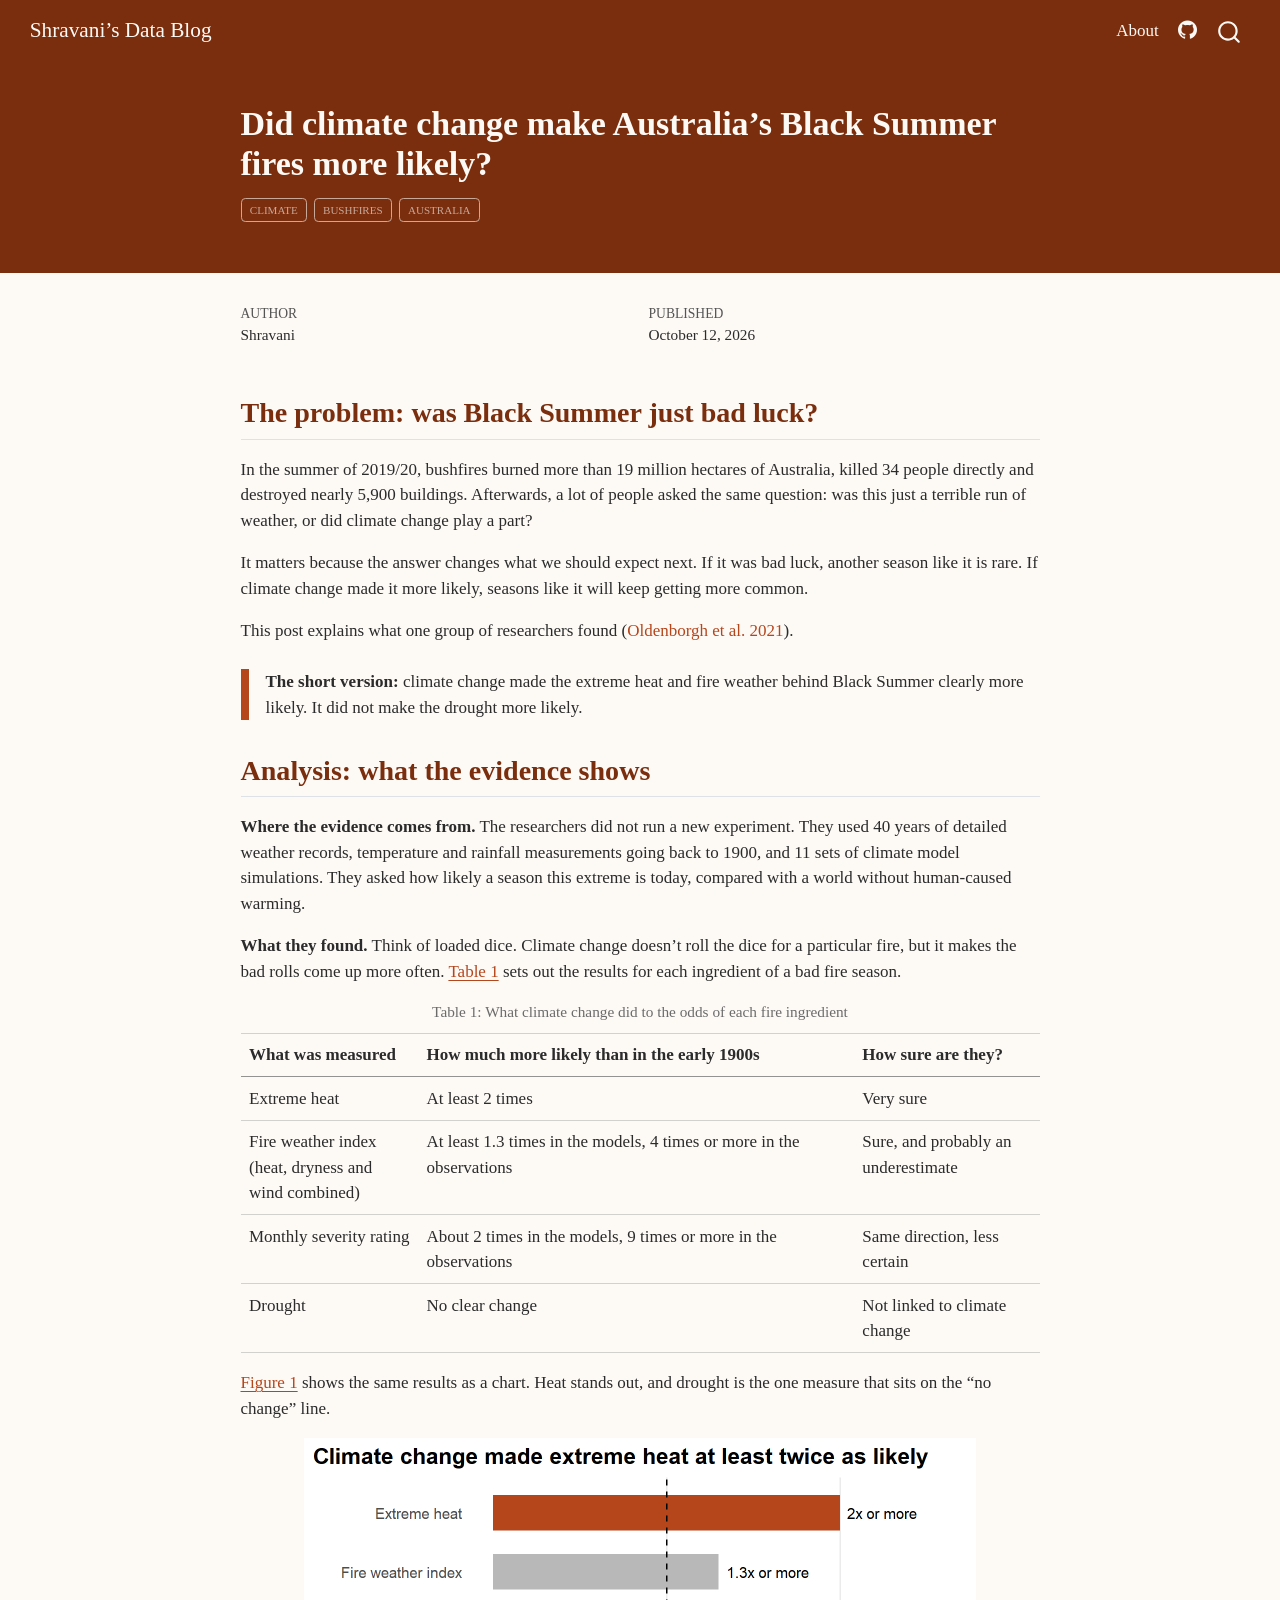
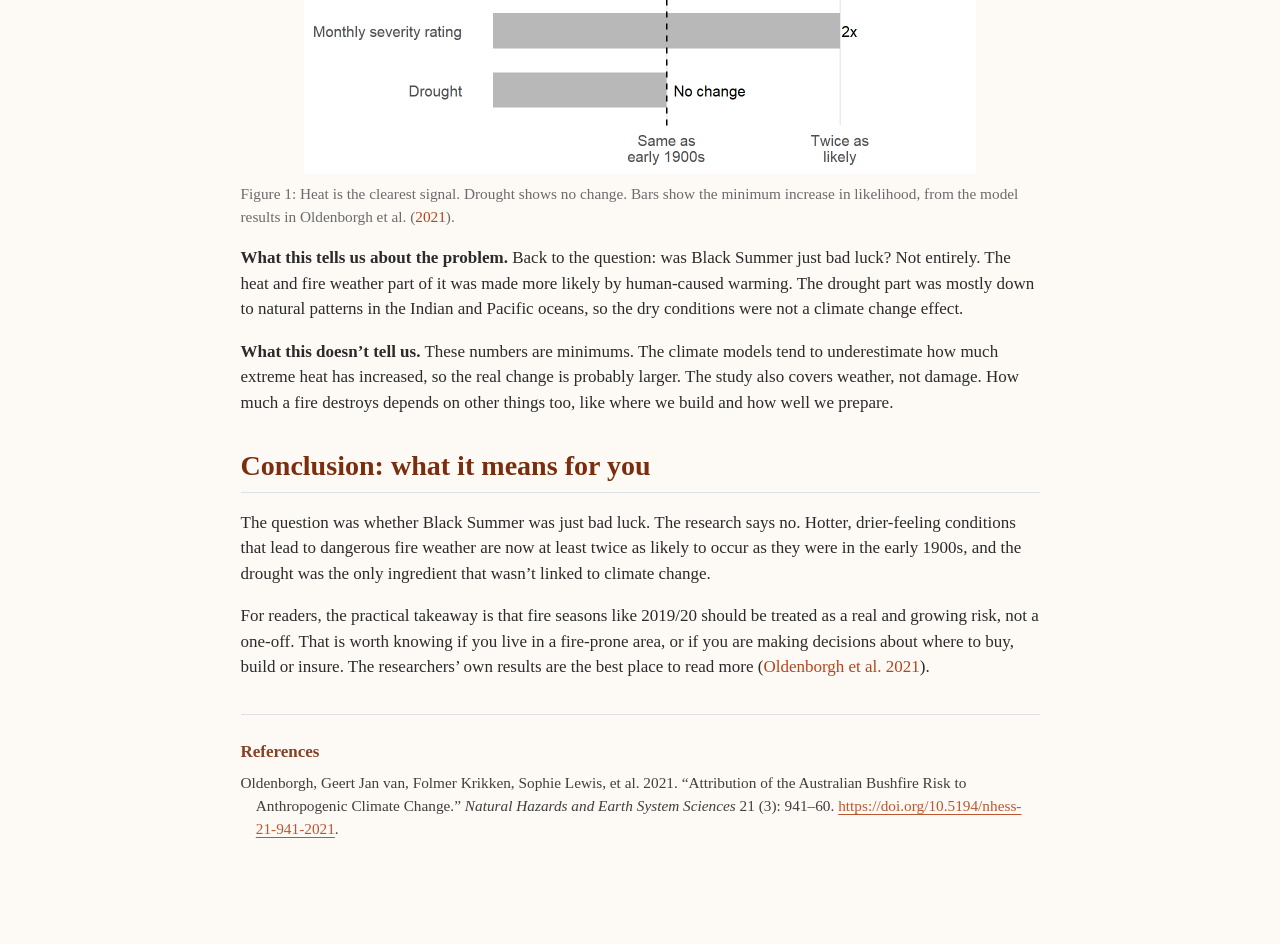
<file: docs/posts/bushfire-risk/index.html>
<!DOCTYPE html>
<html xmlns="http://www.w3.org/1999/xhtml" lang="en" xml:lang="en"><head>

<meta charset="utf-8">
<meta name="generator" content="quarto-1.9.31">

<meta name="viewport" content="width=device-width, initial-scale=1.0, user-scalable=yes">

<meta name="author" content="Shravani">
<meta name="dcterms.date" content="2026-10-12">

<title>Did climate change make Australia’s Black Summer fires more likely? – Shravani's Data Blog</title>
<style>
/* Default styles provided by pandoc.
** See https://pandoc.org/MANUAL.html#variables-for-html for config info.
*/
code{white-space: pre-wrap;}
span.smallcaps{font-variant: small-caps;}
div.columns{display: flex; gap: min(4vw, 1.5em);}
div.column{flex: auto; overflow-x: auto;}
div.hanging-indent{margin-left: 1.5em; text-indent: -1.5em;}
ul.task-list{list-style: none;}
ul.task-list li input[type="checkbox"] {
  width: 0.8em;
  margin: 0 0.8em 0.2em -1em; /* quarto-specific, see https://github.com/quarto-dev/quarto-cli/issues/4556 */ 
  vertical-align: middle;
}
/* CSS for citations */
div.csl-bib-body { }
div.csl-entry {
  clear: both;
}
.hanging-indent div.csl-entry {
  margin-left:2em;
  text-indent:-2em;
}
div.csl-left-margin {
  min-width:2em;
  float:left;
}
div.csl-right-inline {
  margin-left:2em;
  padding-left:1em;
}
div.csl-indent {
  margin-left: 2em;
}</style>


<script src="../../site_libs/quarto-nav/quarto-nav.js"></script>
<script src="../../site_libs/quarto-nav/headroom.min.js"></script>
<script src="../../site_libs/clipboard/clipboard.min.js"></script>
<script src="../../site_libs/quarto-search/autocomplete.umd.js"></script>
<script src="../../site_libs/quarto-search/fuse.min.js"></script>
<script src="../../site_libs/quarto-search/quarto-search.js"></script>
<meta name="quarto:offset" content="../../">
<script src="../../site_libs/quarto-html/quarto.js" type="module"></script>
<script src="../../site_libs/quarto-html/tabsets/tabsets.js" type="module"></script>
<script src="../../site_libs/quarto-html/popper.min.js"></script>
<script src="../../site_libs/quarto-html/tippy.umd.min.js"></script>
<script src="../../site_libs/quarto-html/anchor.min.js"></script>
<link href="../../site_libs/quarto-html/tippy.css" rel="stylesheet">
<link href="../../site_libs/quarto-html/quarto-syntax-highlighting-7c69b197886ae2a34062761d21e44731.css" rel="stylesheet" id="quarto-text-highlighting-styles">
<script src="../../site_libs/bootstrap/bootstrap.min.js"></script>
<link href="../../site_libs/bootstrap/bootstrap-icons.css" rel="stylesheet">
<link href="../../site_libs/bootstrap/bootstrap-89f6d0b0c0334a7edac9d0fd2280218c.min.css" rel="stylesheet" append-hash="true" id="quarto-bootstrap" data-mode="light">
<script id="quarto-search-options" type="application/json">{
  "location": "navbar",
  "copy-button": false,
  "collapse-after": 3,
  "panel-placement": "end",
  "type": "overlay",
  "limit": 50,
  "keyboard-shortcut": [
    "f",
    "/",
    "s"
  ],
  "show-item-context": false,
  "language": {
    "search-no-results-text": "No results",
    "search-matching-documents-text": "matching documents",
    "search-copy-link-title": "Copy link to search",
    "search-hide-matches-text": "Hide additional matches",
    "search-more-match-text": "more match in this document",
    "search-more-matches-text": "more matches in this document",
    "search-clear-button-title": "Clear",
    "search-text-placeholder": "",
    "search-detached-cancel-button-title": "Cancel",
    "search-submit-button-title": "Submit",
    "search-label": "Search"
  }
}</script>


<link rel="stylesheet" href="../../styles.css">
</head>

<body class="nav-fixed fullcontent quarto-light">

<div id="quarto-search-results"></div>
  <header id="quarto-header" class="headroom fixed-top quarto-banner">
    <nav class="navbar navbar-expand-lg " data-bs-theme="dark">
      <div class="navbar-container container-fluid">
      <div class="navbar-brand-container mx-auto">
    <a class="navbar-brand" href="../../index.html">
    <span class="navbar-title">Shravani’s Data Blog</span>
    </a>
  </div>
            <div id="quarto-search" class="" title="Search"></div>
          <button class="navbar-toggler" type="button" data-bs-toggle="collapse" data-bs-target="#navbarCollapse" aria-controls="navbarCollapse" role="menu" aria-expanded="false" aria-label="Toggle navigation" onclick="if (window.quartoToggleHeadroom) { window.quartoToggleHeadroom(); }">
  <span class="navbar-toggler-icon"></span>
</button>
          <div class="collapse navbar-collapse" id="navbarCollapse">
            <ul class="navbar-nav navbar-nav-scroll ms-auto">
  <li class="nav-item">
    <a class="nav-link" href="../../about.html"> 
<span class="menu-text">About</span></a>
  </li>  
  <li class="nav-item compact">
    <a class="nav-link" href="https://github.com/sjad0015-git"> <i class="bi bi-github" role="img">
</i> 
<span class="menu-text"></span></a>
  </li>  
</ul>
          </div> <!-- /navcollapse -->
            <div class="quarto-navbar-tools">
</div>
      </div> <!-- /container-fluid -->
    </nav>
</header>
<!-- content -->
<header id="title-block-header" class="quarto-title-block default page-columns page-full">
  <div class="quarto-title-banner page-columns page-full">
    <div class="quarto-title column-body">
      <h1 class="title">Did climate change make Australia’s Black Summer fires more likely?</h1>
                                <div class="quarto-categories">
                <div class="quarto-category">climate</div>
                <div class="quarto-category">bushfires</div>
                <div class="quarto-category">Australia</div>
              </div>
                  </div>
  </div>
    
  
  <div class="quarto-title-meta">

      <div>
      <div class="quarto-title-meta-heading">Author</div>
      <div class="quarto-title-meta-contents">
               <p>Shravani </p>
            </div>
    </div>
      
      <div>
      <div class="quarto-title-meta-heading">Published</div>
      <div class="quarto-title-meta-contents">
        <p class="date">October 12, 2026</p>
      </div>
    </div>
    
      
    </div>
    
  
  </header><div id="quarto-content" class="quarto-container page-columns page-rows-contents page-layout-article page-navbar">
<!-- sidebar -->
<!-- margin-sidebar -->
    
<!-- main -->
<main class="content quarto-banner-title-block" id="quarto-document-content">





<section id="the-problem-was-black-summer-just-bad-luck" class="level2">
<h2 class="anchored" data-anchor-id="the-problem-was-black-summer-just-bad-luck">The problem: was Black Summer just bad luck?</h2>
<p>In the summer of 2019/20, bushfires burned more than 19 million hectares of Australia, killed 34 people directly and destroyed nearly 5,900 buildings. Afterwards, a lot of people asked the same question: was this just a terrible run of weather, or did climate change play a part?</p>
<p>It matters because the answer changes what we should expect next. If it was bad luck, another season like it is rare. If climate change made it more likely, seasons like it will keep getting more common.</p>
<p>This post explains what one group of researchers found <span class="citation" data-cites="vanoldenborgh2021">(<a href="#ref-vanoldenborgh2021" role="doc-biblioref">Oldenborgh et al. 2021</a>)</span>.</p>
<div class="finding">
<p><strong>The short version:</strong> climate change made the extreme heat and fire weather behind Black Summer clearly more likely. It did not make the drought more likely.</p>
</div>
</section>
<section id="analysis-what-the-evidence-shows" class="level2">
<h2 class="anchored" data-anchor-id="analysis-what-the-evidence-shows">Analysis: what the evidence shows</h2>
<p><strong>Where the evidence comes from.</strong> The researchers did not run a new experiment. They used 40 years of detailed weather records, temperature and rainfall measurements going back to 1900, and 11 sets of climate model simulations. They asked how likely a season this extreme is today, compared with a world without human-caused warming.</p>
<p><strong>What they found.</strong> Think of loaded dice. Climate change doesn’t roll the dice for a particular fire, but it makes the bad rolls come up more often. <a href="#tbl-summary" class="quarto-xref">Table&nbsp;1</a> sets out the results for each ingredient of a bad fire season.</p>
<div id="tbl-summary" class="quarto-float quarto-figure quarto-figure-center anchored">
<figure class="quarto-float quarto-float-tbl figure">
<figcaption class="quarto-float-caption-top quarto-float-caption quarto-float-tbl" id="tbl-summary-caption-0ceaefa1-69ba-4598-a22c-09a6ac19f8ca">
Table&nbsp;1: What climate change did to the odds of each fire ingredient
</figcaption>
<div aria-describedby="tbl-summary-caption-0ceaefa1-69ba-4598-a22c-09a6ac19f8ca">
<table class="caption-top table">
<colgroup>
<col style="width: 22%">
<col style="width: 54%">
<col style="width: 23%">
</colgroup>
<thead>
<tr class="header">
<th style="text-align: left;">What was measured</th>
<th style="text-align: left;">How much more likely than in the early 1900s</th>
<th style="text-align: left;">How sure are they?</th>
</tr>
</thead>
<tbody>
<tr class="odd">
<td style="text-align: left;">Extreme heat</td>
<td style="text-align: left;">At least 2 times</td>
<td style="text-align: left;">Very sure</td>
</tr>
<tr class="even">
<td style="text-align: left;">Fire weather index (heat, dryness and wind combined)</td>
<td style="text-align: left;">At least 1.3 times in the models, 4 times or more in the observations</td>
<td style="text-align: left;">Sure, and probably an underestimate</td>
</tr>
<tr class="odd">
<td style="text-align: left;">Monthly severity rating</td>
<td style="text-align: left;">About 2 times in the models, 9 times or more in the observations</td>
<td style="text-align: left;">Same direction, less certain</td>
</tr>
<tr class="even">
<td style="text-align: left;">Drought</td>
<td style="text-align: left;">No clear change</td>
<td style="text-align: left;">Not linked to climate change</td>
</tr>
</tbody>
</table>
</div>
</figure>
</div>
<p><a href="#fig-risk" class="quarto-xref">Figure&nbsp;1</a> shows the same results as a chart. Heat stands out, and drought is the one measure that sits on the “no change” line.</p>
<div class="cell">
<div class="cell-output-display">
<div id="fig-risk" class="quarto-float quarto-figure quarto-figure-center anchored">
<figure class="quarto-float quarto-float-fig figure">
<div aria-describedby="fig-risk-caption-0ceaefa1-69ba-4598-a22c-09a6ac19f8ca">
<img src="index_files/figure-html/fig-risk-1.png" class="img-fluid figure-img" width="672">
</div>
<figcaption class="quarto-float-caption-bottom quarto-float-caption quarto-float-fig" id="fig-risk-caption-0ceaefa1-69ba-4598-a22c-09a6ac19f8ca">
Figure&nbsp;1: Heat is the clearest signal. Drought shows no change. Bars show the minimum increase in likelihood, from the model results in <span class="citation" data-cites="vanoldenborgh2021">Oldenborgh et al. (<a href="#ref-vanoldenborgh2021" role="doc-biblioref">2021</a>)</span>.
</figcaption>
</figure>
</div>
</div>
</div>
<p><strong>What this tells us about the problem.</strong> Back to the question: was Black Summer just bad luck? Not entirely. The heat and fire weather part of it was made more likely by human-caused warming. The drought part was mostly down to natural patterns in the Indian and Pacific oceans, so the dry conditions were not a climate change effect.</p>
<p><strong>What this doesn’t tell us.</strong> These numbers are minimums. The climate models tend to underestimate how much extreme heat has increased, so the real change is probably larger. The study also covers weather, not damage. How much a fire destroys depends on other things too, like where we build and how well we prepare.</p>
</section>
<section id="conclusion-what-it-means-for-you" class="level2">
<h2 class="anchored" data-anchor-id="conclusion-what-it-means-for-you">Conclusion: what it means for you</h2>
<p>The question was whether Black Summer was just bad luck. The research says no. Hotter, drier-feeling conditions that lead to dangerous fire weather are now at least twice as likely to occur as they were in the early 1900s, and the drought was the only ingredient that wasn’t linked to climate change.</p>
<p>For readers, the practical takeaway is that fire seasons like 2019/20 should be treated as a real and growing risk, not a one-off. That is worth knowing if you live in a fire-prone area, or if you are making decisions about where to buy, build or insure. The researchers’ own results are the best place to read more <span class="citation" data-cites="vanoldenborgh2021">(<a href="#ref-vanoldenborgh2021" role="doc-biblioref">Oldenborgh et al. 2021</a>)</span>.</p>
</section>
<section id="references" class="level2">




</section>

<div id="quarto-appendix" class="default"><section class="quarto-appendix-contents" role="doc-bibliography" id="quarto-bibliography"><h2 class="anchored quarto-appendix-heading">References</h2><div id="refs" class="references csl-bib-body hanging-indent" role="list">
<div id="ref-vanoldenborgh2021" class="csl-entry" role="listitem">
Oldenborgh, Geert Jan van, Folmer Krikken, Sophie Lewis, et al. 2021. <span>“Attribution of the <span>Australian</span> Bushfire Risk to Anthropogenic Climate Change.”</span> <em>Natural Hazards and Earth System Sciences</em> 21 (3): 941–60. <a href="https://doi.org/10.5194/nhess-21-941-2021">https://doi.org/10.5194/nhess-21-941-2021</a>.
</div>
</div></section></div></main> <!-- /main -->
<script id="quarto-html-after-body" type="application/javascript">
  window.document.addEventListener("DOMContentLoaded", function (event) {
    const icon = "";
    const anchorJS = new window.AnchorJS();
    anchorJS.options = {
      placement: 'right',
      icon: icon
    };
    anchorJS.add('.anchored');
    const isCodeAnnotation = (el) => {
      for (const clz of el.classList) {
        if (clz.startsWith('code-annotation-')) {                     
          return true;
        }
      }
      return false;
    }
    const onCopySuccess = function(e) {
      // button target
      const button = e.trigger;
      // don't keep focus
      button.blur();
      // flash "checked"
      button.classList.add('code-copy-button-checked');
      var currentTitle = button.getAttribute("title");
      button.setAttribute("title", "Copied!");
      let tooltip;
      if (window.bootstrap) {
        button.setAttribute("data-bs-toggle", "tooltip");
        button.setAttribute("data-bs-placement", "left");
        button.setAttribute("data-bs-title", "Copied!");
        tooltip = new bootstrap.Tooltip(button, 
          { trigger: "manual", 
            customClass: "code-copy-button-tooltip",
            offset: [0, -8]});
        tooltip.show();    
      }
      setTimeout(function() {
        if (tooltip) {
          tooltip.hide();
          button.removeAttribute("data-bs-title");
          button.removeAttribute("data-bs-toggle");
          button.removeAttribute("data-bs-placement");
        }
        button.setAttribute("title", currentTitle);
        button.classList.remove('code-copy-button-checked');
      }, 1000);
      // clear code selection
      e.clearSelection();
    }
    const getTextToCopy = function(trigger) {
      const outerScaffold = trigger.parentElement.cloneNode(true);
      const codeEl = outerScaffold.querySelector('code');
      for (const childEl of codeEl.children) {
        if (isCodeAnnotation(childEl)) {
          childEl.remove();
        }
      }
      return codeEl.innerText;
    }
    const clipboard = new window.ClipboardJS('.code-copy-button:not([data-in-quarto-modal])', {
      text: getTextToCopy
    });
    clipboard.on('success', onCopySuccess);
    if (window.document.getElementById('quarto-embedded-source-code-modal')) {
      const clipboardModal = new window.ClipboardJS('.code-copy-button[data-in-quarto-modal]', {
        text: getTextToCopy,
        container: window.document.getElementById('quarto-embedded-source-code-modal')
      });
      clipboardModal.on('success', onCopySuccess);
    }
      var localhostRegex = new RegExp(/^(?:http|https):\/\/localhost\:?[0-9]*\//);
      var mailtoRegex = new RegExp(/^mailto:/);
        var filterRegex = new RegExp('/' + window.location.host + '/');
      var isInternal = (href) => {
          return filterRegex.test(href) || localhostRegex.test(href) || mailtoRegex.test(href);
      }
      // Inspect non-navigation links and adorn them if external
     var links = window.document.querySelectorAll('a[href]:not(.nav-link):not(.navbar-brand):not(.toc-action):not(.sidebar-link):not(.sidebar-item-toggle):not(.pagination-link):not(.no-external):not([aria-hidden]):not(.dropdown-item):not(.quarto-navigation-tool):not(.about-link)');
      for (var i=0; i<links.length; i++) {
        const link = links[i];
        if (!isInternal(link.href)) {
          // undo the damage that might have been done by quarto-nav.js in the case of
          // links that we want to consider external
          if (link.dataset.originalHref !== undefined) {
            link.href = link.dataset.originalHref;
          }
        }
      }
    function tippyHover(el, contentFn, onTriggerFn, onUntriggerFn) {
      const config = {
        allowHTML: true,
        maxWidth: 500,
        delay: 100,
        arrow: false,
        appendTo: function(el) {
            return el.parentElement;
        },
        interactive: true,
        interactiveBorder: 10,
        theme: 'quarto',
        placement: 'bottom-start',
      };
      if (contentFn) {
        config.content = contentFn;
      }
      if (onTriggerFn) {
        config.onTrigger = onTriggerFn;
      }
      if (onUntriggerFn) {
        config.onUntrigger = onUntriggerFn;
      }
      window.tippy(el, config); 
    }
    const noterefs = window.document.querySelectorAll('a[role="doc-noteref"]');
    for (var i=0; i<noterefs.length; i++) {
      const ref = noterefs[i];
      tippyHover(ref, function() {
        // use id or data attribute instead here
        let href = ref.getAttribute('data-footnote-href') || ref.getAttribute('href');
        try { href = new URL(href).hash; } catch {}
        const id = href.replace(/^#\/?/, "");
        const note = window.document.getElementById(id);
        if (note) {
          return note.innerHTML;
        } else {
          return "";
        }
      });
    }
    const xrefs = window.document.querySelectorAll('a.quarto-xref');
    const processXRef = (id, note) => {
      // Strip column container classes
      const stripColumnClz = (el) => {
        el.classList.remove("page-full", "page-columns");
        if (el.children) {
          for (const child of el.children) {
            stripColumnClz(child);
          }
        }
      }
      stripColumnClz(note)
      if (id === null || id.startsWith('sec-')) {
        // Special case sections, only their first couple elements
        const container = document.createElement("div");
        if (note.children && note.children.length > 2) {
          container.appendChild(note.children[0].cloneNode(true));
          for (let i = 1; i < note.children.length; i++) {
            const child = note.children[i];
            if (child.tagName === "P" && child.innerText === "") {
              continue;
            } else {
              container.appendChild(child.cloneNode(true));
              break;
            }
          }
          if (window.Quarto?.typesetMath) {
            window.Quarto.typesetMath(container);
          }
          return container.innerHTML
        } else {
          if (window.Quarto?.typesetMath) {
            window.Quarto.typesetMath(note);
          }
          return note.innerHTML;
        }
      } else {
        // Remove any anchor links if they are present
        const anchorLink = note.querySelector('a.anchorjs-link');
        if (anchorLink) {
          anchorLink.remove();
        }
        if (window.Quarto?.typesetMath) {
          window.Quarto.typesetMath(note);
        }
        if (note.classList.contains("callout")) {
          return note.outerHTML;
        } else {
          return note.innerHTML;
        }
      }
    }
    for (var i=0; i<xrefs.length; i++) {
      const xref = xrefs[i];
      tippyHover(xref, undefined, function(instance) {
        instance.disable();
        let url = xref.getAttribute('href');
        let hash = undefined; 
        if (url.startsWith('#')) {
          hash = url;
        } else {
          try { hash = new URL(url).hash; } catch {}
        }
        if (hash) {
          const id = hash.replace(/^#\/?/, "");
          const note = window.document.getElementById(id);
          if (note !== null) {
            try {
              const html = processXRef(id, note.cloneNode(true));
              instance.setContent(html);
            } finally {
              instance.enable();
              instance.show();
            }
          } else {
            // See if we can fetch this
            fetch(url.split('#')[0])
            .then(res => res.text())
            .then(html => {
              const parser = new DOMParser();
              const htmlDoc = parser.parseFromString(html, "text/html");
              const note = htmlDoc.getElementById(id);
              if (note !== null) {
                const html = processXRef(id, note);
                instance.setContent(html);
              } 
            }).finally(() => {
              instance.enable();
              instance.show();
            });
          }
        } else {
          // See if we can fetch a full url (with no hash to target)
          // This is a special case and we should probably do some content thinning / targeting
          fetch(url)
          .then(res => res.text())
          .then(html => {
            const parser = new DOMParser();
            const htmlDoc = parser.parseFromString(html, "text/html");
            const note = htmlDoc.querySelector('main.content');
            if (note !== null) {
              // This should only happen for chapter cross references
              // (since there is no id in the URL)
              // remove the first header
              if (note.children.length > 0 && note.children[0].tagName === "HEADER") {
                note.children[0].remove();
              }
              const html = processXRef(null, note);
              instance.setContent(html);
            } 
          }).finally(() => {
            instance.enable();
            instance.show();
          });
        }
      }, function(instance) {
      });
    }
        let selectedAnnoteEl;
        const selectorForAnnotation = ( cell, annotation) => {
          let cellAttr = 'data-code-cell="' + cell + '"';
          let lineAttr = 'data-code-annotation="' +  annotation + '"';
          const selector = 'span[' + cellAttr + '][' + lineAttr + ']';
          return selector;
        }
        const selectCodeLines = (annoteEl) => {
          const doc = window.document;
          const targetCell = annoteEl.getAttribute("data-target-cell");
          const targetAnnotation = annoteEl.getAttribute("data-target-annotation");
          const annoteSpan = window.document.querySelector(selectorForAnnotation(targetCell, targetAnnotation));
          const lines = annoteSpan.getAttribute("data-code-lines").split(",");
          const lineIds = lines.map((line) => {
            return targetCell + "-" + line;
          })
          let top = null;
          let height = null;
          let parent = null;
          if (lineIds.length > 0) {
              //compute the position of the single el (top and bottom and make a div)
              const el = window.document.getElementById(lineIds[0]);
              top = el.offsetTop;
              height = el.offsetHeight;
              parent = el.parentElement.parentElement;
            if (lineIds.length > 1) {
              const lastEl = window.document.getElementById(lineIds[lineIds.length - 1]);
              const bottom = lastEl.offsetTop + lastEl.offsetHeight;
              height = bottom - top;
            }
            if (top !== null && height !== null && parent !== null) {
              // cook up a div (if necessary) and position it 
              let div = window.document.getElementById("code-annotation-line-highlight");
              if (div === null) {
                div = window.document.createElement("div");
                div.setAttribute("id", "code-annotation-line-highlight");
                div.style.position = 'absolute';
                parent.appendChild(div);
              }
              div.style.top = top - 2 + "px";
              div.style.height = height + 4 + "px";
              div.style.left = 0;
              let gutterDiv = window.document.getElementById("code-annotation-line-highlight-gutter");
              if (gutterDiv === null) {
                gutterDiv = window.document.createElement("div");
                gutterDiv.setAttribute("id", "code-annotation-line-highlight-gutter");
                gutterDiv.style.position = 'absolute';
                const codeCell = window.document.getElementById(targetCell);
                const gutter = codeCell.querySelector('.code-annotation-gutter');
                gutter.appendChild(gutterDiv);
              }
              gutterDiv.style.top = top - 2 + "px";
              gutterDiv.style.height = height + 4 + "px";
            }
            selectedAnnoteEl = annoteEl;
          }
        };
        const unselectCodeLines = () => {
          const elementsIds = ["code-annotation-line-highlight", "code-annotation-line-highlight-gutter"];
          elementsIds.forEach((elId) => {
            const div = window.document.getElementById(elId);
            if (div) {
              div.remove();
            }
          });
          selectedAnnoteEl = undefined;
        };
          // Handle positioning of the toggle
      window.addEventListener(
        "resize",
        throttle(() => {
          elRect = undefined;
          if (selectedAnnoteEl) {
            selectCodeLines(selectedAnnoteEl);
          }
        }, 10)
      );
      function throttle(fn, ms) {
      let throttle = false;
      let timer;
        return (...args) => {
          if(!throttle) { // first call gets through
              fn.apply(this, args);
              throttle = true;
          } else { // all the others get throttled
              if(timer) clearTimeout(timer); // cancel #2
              timer = setTimeout(() => {
                fn.apply(this, args);
                timer = throttle = false;
              }, ms);
          }
        };
      }
        // Attach click handler to the DT
        const annoteDls = window.document.querySelectorAll('dt[data-target-cell]');
        for (const annoteDlNode of annoteDls) {
          annoteDlNode.addEventListener('click', (event) => {
            const clickedEl = event.target;
            if (clickedEl !== selectedAnnoteEl) {
              unselectCodeLines();
              const activeEl = window.document.querySelector('dt[data-target-cell].code-annotation-active');
              if (activeEl) {
                activeEl.classList.remove('code-annotation-active');
              }
              selectCodeLines(clickedEl);
              clickedEl.classList.add('code-annotation-active');
            } else {
              // Unselect the line
              unselectCodeLines();
              clickedEl.classList.remove('code-annotation-active');
            }
          });
        }
    const findCites = (el) => {
      const parentEl = el.parentElement;
      if (parentEl) {
        const cites = parentEl.dataset.cites;
        if (cites) {
          return {
            el,
            cites: cites.split(' ')
          };
        } else {
          return findCites(el.parentElement)
        }
      } else {
        return undefined;
      }
    };
    var bibliorefs = window.document.querySelectorAll('a[role="doc-biblioref"]');
    for (var i=0; i<bibliorefs.length; i++) {
      const ref = bibliorefs[i];
      const citeInfo = findCites(ref);
      if (citeInfo) {
        tippyHover(citeInfo.el, function() {
          var popup = window.document.createElement('div');
          citeInfo.cites.forEach(function(cite) {
            var citeDiv = window.document.createElement('div');
            citeDiv.classList.add('hanging-indent');
            citeDiv.classList.add('csl-entry');
            var biblioDiv = window.document.getElementById('ref-' + cite);
            if (biblioDiv) {
              citeDiv.innerHTML = biblioDiv.innerHTML;
            }
            popup.appendChild(citeDiv);
          });
          return popup.innerHTML;
        });
      }
    }
  });
  </script>
</div> <!-- /content -->




</body></html>
</file>
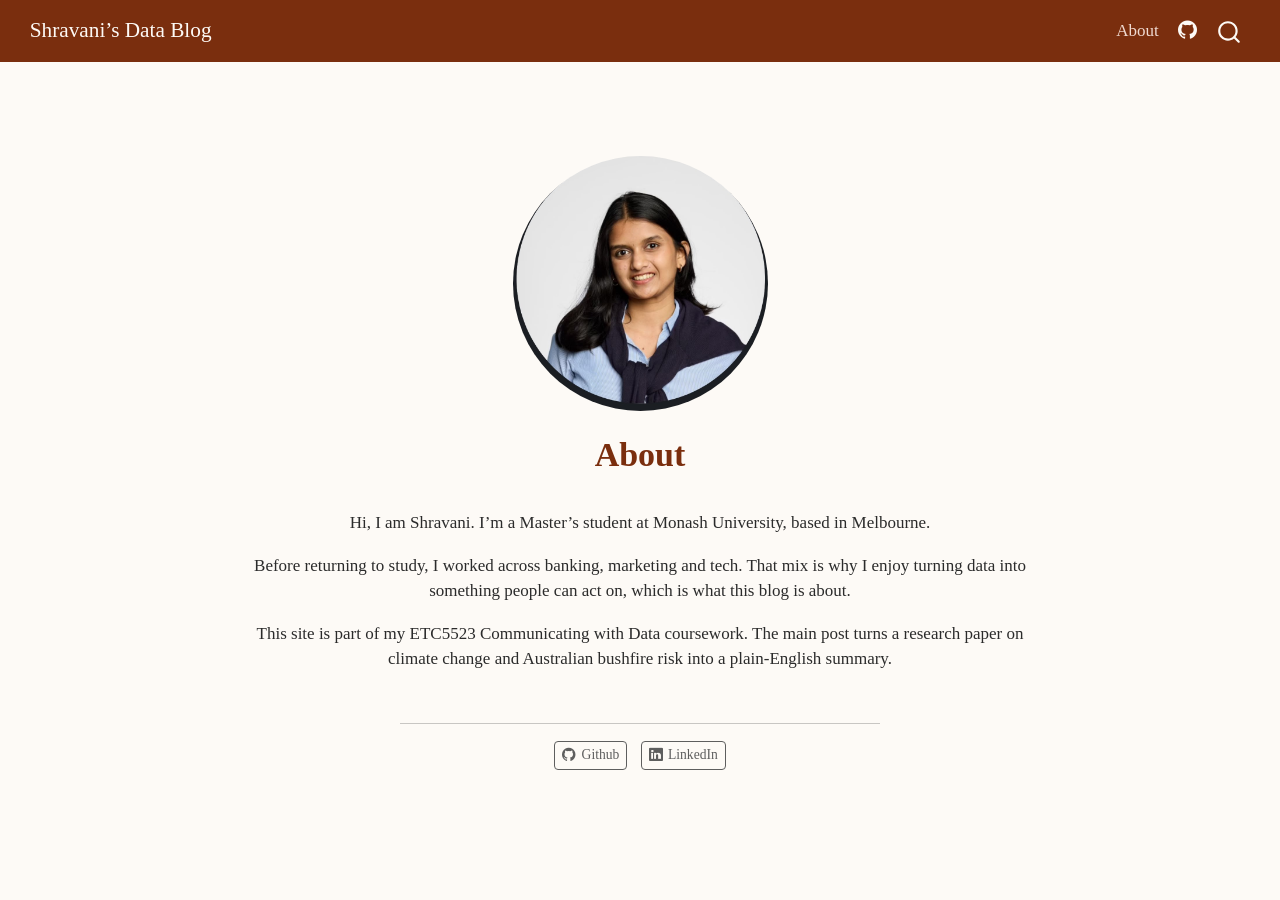
<file: docs/about.html>
<!DOCTYPE html>
<html xmlns="http://www.w3.org/1999/xhtml" lang="en" xml:lang="en"><head>

<meta charset="utf-8">
<meta name="generator" content="quarto-1.9.31">

<meta name="viewport" content="width=device-width, initial-scale=1.0, user-scalable=yes">


<title>About – Shravani’s Data Blog</title>
<style>
/* Default styles provided by pandoc.
** See https://pandoc.org/MANUAL.html#variables-for-html for config info.
*/
code{white-space: pre-wrap;}
span.smallcaps{font-variant: small-caps;}
div.columns{display: flex; gap: min(4vw, 1.5em);}
div.column{flex: auto; overflow-x: auto;}
div.hanging-indent{margin-left: 1.5em; text-indent: -1.5em;}
ul.task-list{list-style: none;}
ul.task-list li input[type="checkbox"] {
  width: 0.8em;
  margin: 0 0.8em 0.2em -1em; /* quarto-specific, see https://github.com/quarto-dev/quarto-cli/issues/4556 */ 
  vertical-align: middle;
}
</style>


<script src="site_libs/quarto-nav/quarto-nav.js"></script>
<script src="site_libs/quarto-nav/headroom.min.js"></script>
<script src="site_libs/clipboard/clipboard.min.js"></script>
<script src="site_libs/quarto-search/autocomplete.umd.js"></script>
<script src="site_libs/quarto-search/fuse.min.js"></script>
<script src="site_libs/quarto-search/quarto-search.js"></script>
<meta name="quarto:offset" content="./">
<script src="site_libs/quarto-html/quarto.js" type="module"></script>
<script src="site_libs/quarto-html/tabsets/tabsets.js" type="module"></script>
<script src="site_libs/quarto-html/popper.min.js"></script>
<script src="site_libs/quarto-html/tippy.umd.min.js"></script>
<link href="site_libs/quarto-html/tippy.css" rel="stylesheet">
<link href="site_libs/quarto-html/quarto-syntax-highlighting-7c69b197886ae2a34062761d21e44731.css" rel="stylesheet" id="quarto-text-highlighting-styles">
<script src="site_libs/bootstrap/bootstrap.min.js"></script>
<link href="site_libs/bootstrap/bootstrap-icons.css" rel="stylesheet">
<link href="site_libs/bootstrap/bootstrap-89f6d0b0c0334a7edac9d0fd2280218c.min.css" rel="stylesheet" append-hash="true" id="quarto-bootstrap" data-mode="light">
<script id="quarto-search-options" type="application/json">{
  "location": "navbar",
  "copy-button": false,
  "collapse-after": 3,
  "panel-placement": "end",
  "type": "overlay",
  "limit": 50,
  "keyboard-shortcut": [
    "f",
    "/",
    "s"
  ],
  "show-item-context": false,
  "language": {
    "search-no-results-text": "No results",
    "search-matching-documents-text": "matching documents",
    "search-copy-link-title": "Copy link to search",
    "search-hide-matches-text": "Hide additional matches",
    "search-more-match-text": "more match in this document",
    "search-more-matches-text": "more matches in this document",
    "search-clear-button-title": "Clear",
    "search-text-placeholder": "",
    "search-detached-cancel-button-title": "Cancel",
    "search-submit-button-title": "Submit",
    "search-label": "Search"
  }
}</script>


<link rel="stylesheet" href="styles.css">
</head>

<body class="nav-fixed fullcontent quarto-light">

<div id="quarto-search-results"></div>
  <header id="quarto-header" class="headroom fixed-top">
    <nav class="navbar navbar-expand-lg " data-bs-theme="dark">
      <div class="navbar-container container-fluid">
      <div class="navbar-brand-container mx-auto">
    <a class="navbar-brand" href="./index.html">
    <span class="navbar-title">Shravani’s Data Blog</span>
    </a>
  </div>
            <div id="quarto-search" class="" title="Search"></div>
          <button class="navbar-toggler" type="button" data-bs-toggle="collapse" data-bs-target="#navbarCollapse" aria-controls="navbarCollapse" role="menu" aria-expanded="false" aria-label="Toggle navigation" onclick="if (window.quartoToggleHeadroom) { window.quartoToggleHeadroom(); }">
  <span class="navbar-toggler-icon"></span>
</button>
          <div class="collapse navbar-collapse" id="navbarCollapse">
            <ul class="navbar-nav navbar-nav-scroll ms-auto">
  <li class="nav-item">
    <a class="nav-link active" href="./about.html" aria-current="page"> 
<span class="menu-text">About</span></a>
  </li>  
  <li class="nav-item compact">
    <a class="nav-link" href="https://github.com/sjad0015-git"> <i class="bi bi-github" role="img">
</i> 
<span class="menu-text"></span></a>
  </li>  
</ul>
          </div> <!-- /navcollapse -->
            <div class="quarto-navbar-tools">
</div>
      </div> <!-- /container-fluid -->
    </nav>
</header>
<!-- content -->
<div id="quarto-content" class="quarto-container page-columns page-rows-contents page-layout-article page-navbar">
<!-- sidebar -->
<!-- margin-sidebar -->
    
<!-- main -->
<div class="quarto-about-jolla">
  <img src="profile.jpeg" class="about-image
  round " style="height: 15em; width: 15em;">
 <header id="title-block-header" class="quarto-title-block default">
<div class="quarto-title">
<h1 class="title">About</h1>
</div>
<div class="quarto-title-meta">
  </div>
</header><main class="content" id="quarto-document-content">
<p>Hi, I am Shravani. I’m a Master’s student at Monash University, based in Melbourne.</p>
<p>Before returning to study, I worked across banking, marketing and tech. That mix is why I enjoy turning data into something people can act on, which is what this blog is about.</p>
<p>This site is part of my ETC5523 Communicating with Data coursework. The main post turns a research paper on climate change and Australian bushfire risk into a plain-English summary.</p>


</main> 
  <hr class="about-sep">
   <div class="about-links">
  <a href="https://github.com/sjad0015-git" class="about-link" rel="" target="">
    <i class="bi bi-github"></i>
     <span class="about-link-text">Github</span>
  </a>
  <a href="https://www.linkedin.com/in/contact-shravani" class="about-link" rel="" target="">
    <i class="bi bi-linkedin"></i>
     <span class="about-link-text">LinkedIn</span>
  </a>
</div>
</div>
 <!-- /main -->
<script id="quarto-html-after-body" type="application/javascript">
  window.document.addEventListener("DOMContentLoaded", function (event) {
    const isCodeAnnotation = (el) => {
      for (const clz of el.classList) {
        if (clz.startsWith('code-annotation-')) {                     
          return true;
        }
      }
      return false;
    }
    const onCopySuccess = function(e) {
      // button target
      const button = e.trigger;
      // don't keep focus
      button.blur();
      // flash "checked"
      button.classList.add('code-copy-button-checked');
      var currentTitle = button.getAttribute("title");
      button.setAttribute("title", "Copied!");
      let tooltip;
      if (window.bootstrap) {
        button.setAttribute("data-bs-toggle", "tooltip");
        button.setAttribute("data-bs-placement", "left");
        button.setAttribute("data-bs-title", "Copied!");
        tooltip = new bootstrap.Tooltip(button, 
          { trigger: "manual", 
            customClass: "code-copy-button-tooltip",
            offset: [0, -8]});
        tooltip.show();    
      }
      setTimeout(function() {
        if (tooltip) {
          tooltip.hide();
          button.removeAttribute("data-bs-title");
          button.removeAttribute("data-bs-toggle");
          button.removeAttribute("data-bs-placement");
        }
        button.setAttribute("title", currentTitle);
        button.classList.remove('code-copy-button-checked');
      }, 1000);
      // clear code selection
      e.clearSelection();
    }
    const getTextToCopy = function(trigger) {
      const outerScaffold = trigger.parentElement.cloneNode(true);
      const codeEl = outerScaffold.querySelector('code');
      for (const childEl of codeEl.children) {
        if (isCodeAnnotation(childEl)) {
          childEl.remove();
        }
      }
      return codeEl.innerText;
    }
    const clipboard = new window.ClipboardJS('.code-copy-button:not([data-in-quarto-modal])', {
      text: getTextToCopy
    });
    clipboard.on('success', onCopySuccess);
    if (window.document.getElementById('quarto-embedded-source-code-modal')) {
      const clipboardModal = new window.ClipboardJS('.code-copy-button[data-in-quarto-modal]', {
        text: getTextToCopy,
        container: window.document.getElementById('quarto-embedded-source-code-modal')
      });
      clipboardModal.on('success', onCopySuccess);
    }
      var localhostRegex = new RegExp(/^(?:http|https):\/\/localhost\:?[0-9]*\//);
      var mailtoRegex = new RegExp(/^mailto:/);
        var filterRegex = new RegExp('/' + window.location.host + '/');
      var isInternal = (href) => {
          return filterRegex.test(href) || localhostRegex.test(href) || mailtoRegex.test(href);
      }
      // Inspect non-navigation links and adorn them if external
     var links = window.document.querySelectorAll('a[href]:not(.nav-link):not(.navbar-brand):not(.toc-action):not(.sidebar-link):not(.sidebar-item-toggle):not(.pagination-link):not(.no-external):not([aria-hidden]):not(.dropdown-item):not(.quarto-navigation-tool):not(.about-link)');
      for (var i=0; i<links.length; i++) {
        const link = links[i];
        if (!isInternal(link.href)) {
          // undo the damage that might have been done by quarto-nav.js in the case of
          // links that we want to consider external
          if (link.dataset.originalHref !== undefined) {
            link.href = link.dataset.originalHref;
          }
        }
      }
    function tippyHover(el, contentFn, onTriggerFn, onUntriggerFn) {
      const config = {
        allowHTML: true,
        maxWidth: 500,
        delay: 100,
        arrow: false,
        appendTo: function(el) {
            return el.parentElement;
        },
        interactive: true,
        interactiveBorder: 10,
        theme: 'quarto',
        placement: 'bottom-start',
      };
      if (contentFn) {
        config.content = contentFn;
      }
      if (onTriggerFn) {
        config.onTrigger = onTriggerFn;
      }
      if (onUntriggerFn) {
        config.onUntrigger = onUntriggerFn;
      }
      window.tippy(el, config); 
    }
    const noterefs = window.document.querySelectorAll('a[role="doc-noteref"]');
    for (var i=0; i<noterefs.length; i++) {
      const ref = noterefs[i];
      tippyHover(ref, function() {
        // use id or data attribute instead here
        let href = ref.getAttribute('data-footnote-href') || ref.getAttribute('href');
        try { href = new URL(href).hash; } catch {}
        const id = href.replace(/^#\/?/, "");
        const note = window.document.getElementById(id);
        if (note) {
          return note.innerHTML;
        } else {
          return "";
        }
      });
    }
    const xrefs = window.document.querySelectorAll('a.quarto-xref');
    const processXRef = (id, note) => {
      // Strip column container classes
      const stripColumnClz = (el) => {
        el.classList.remove("page-full", "page-columns");
        if (el.children) {
          for (const child of el.children) {
            stripColumnClz(child);
          }
        }
      }
      stripColumnClz(note)
      if (id === null || id.startsWith('sec-')) {
        // Special case sections, only their first couple elements
        const container = document.createElement("div");
        if (note.children && note.children.length > 2) {
          container.appendChild(note.children[0].cloneNode(true));
          for (let i = 1; i < note.children.length; i++) {
            const child = note.children[i];
            if (child.tagName === "P" && child.innerText === "") {
              continue;
            } else {
              container.appendChild(child.cloneNode(true));
              break;
            }
          }
          if (window.Quarto?.typesetMath) {
            window.Quarto.typesetMath(container);
          }
          return container.innerHTML
        } else {
          if (window.Quarto?.typesetMath) {
            window.Quarto.typesetMath(note);
          }
          return note.innerHTML;
        }
      } else {
        // Remove any anchor links if they are present
        const anchorLink = note.querySelector('a.anchorjs-link');
        if (anchorLink) {
          anchorLink.remove();
        }
        if (window.Quarto?.typesetMath) {
          window.Quarto.typesetMath(note);
        }
        if (note.classList.contains("callout")) {
          return note.outerHTML;
        } else {
          return note.innerHTML;
        }
      }
    }
    for (var i=0; i<xrefs.length; i++) {
      const xref = xrefs[i];
      tippyHover(xref, undefined, function(instance) {
        instance.disable();
        let url = xref.getAttribute('href');
        let hash = undefined; 
        if (url.startsWith('#')) {
          hash = url;
        } else {
          try { hash = new URL(url).hash; } catch {}
        }
        if (hash) {
          const id = hash.replace(/^#\/?/, "");
          const note = window.document.getElementById(id);
          if (note !== null) {
            try {
              const html = processXRef(id, note.cloneNode(true));
              instance.setContent(html);
            } finally {
              instance.enable();
              instance.show();
            }
          } else {
            // See if we can fetch this
            fetch(url.split('#')[0])
            .then(res => res.text())
            .then(html => {
              const parser = new DOMParser();
              const htmlDoc = parser.parseFromString(html, "text/html");
              const note = htmlDoc.getElementById(id);
              if (note !== null) {
                const html = processXRef(id, note);
                instance.setContent(html);
              } 
            }).finally(() => {
              instance.enable();
              instance.show();
            });
          }
        } else {
          // See if we can fetch a full url (with no hash to target)
          // This is a special case and we should probably do some content thinning / targeting
          fetch(url)
          .then(res => res.text())
          .then(html => {
            const parser = new DOMParser();
            const htmlDoc = parser.parseFromString(html, "text/html");
            const note = htmlDoc.querySelector('main.content');
            if (note !== null) {
              // This should only happen for chapter cross references
              // (since there is no id in the URL)
              // remove the first header
              if (note.children.length > 0 && note.children[0].tagName === "HEADER") {
                note.children[0].remove();
              }
              const html = processXRef(null, note);
              instance.setContent(html);
            } 
          }).finally(() => {
            instance.enable();
            instance.show();
          });
        }
      }, function(instance) {
      });
    }
        let selectedAnnoteEl;
        const selectorForAnnotation = ( cell, annotation) => {
          let cellAttr = 'data-code-cell="' + cell + '"';
          let lineAttr = 'data-code-annotation="' +  annotation + '"';
          const selector = 'span[' + cellAttr + '][' + lineAttr + ']';
          return selector;
        }
        const selectCodeLines = (annoteEl) => {
          const doc = window.document;
          const targetCell = annoteEl.getAttribute("data-target-cell");
          const targetAnnotation = annoteEl.getAttribute("data-target-annotation");
          const annoteSpan = window.document.querySelector(selectorForAnnotation(targetCell, targetAnnotation));
          const lines = annoteSpan.getAttribute("data-code-lines").split(",");
          const lineIds = lines.map((line) => {
            return targetCell + "-" + line;
          })
          let top = null;
          let height = null;
          let parent = null;
          if (lineIds.length > 0) {
              //compute the position of the single el (top and bottom and make a div)
              const el = window.document.getElementById(lineIds[0]);
              top = el.offsetTop;
              height = el.offsetHeight;
              parent = el.parentElement.parentElement;
            if (lineIds.length > 1) {
              const lastEl = window.document.getElementById(lineIds[lineIds.length - 1]);
              const bottom = lastEl.offsetTop + lastEl.offsetHeight;
              height = bottom - top;
            }
            if (top !== null && height !== null && parent !== null) {
              // cook up a div (if necessary) and position it 
              let div = window.document.getElementById("code-annotation-line-highlight");
              if (div === null) {
                div = window.document.createElement("div");
                div.setAttribute("id", "code-annotation-line-highlight");
                div.style.position = 'absolute';
                parent.appendChild(div);
              }
              div.style.top = top - 2 + "px";
              div.style.height = height + 4 + "px";
              div.style.left = 0;
              let gutterDiv = window.document.getElementById("code-annotation-line-highlight-gutter");
              if (gutterDiv === null) {
                gutterDiv = window.document.createElement("div");
                gutterDiv.setAttribute("id", "code-annotation-line-highlight-gutter");
                gutterDiv.style.position = 'absolute';
                const codeCell = window.document.getElementById(targetCell);
                const gutter = codeCell.querySelector('.code-annotation-gutter');
                gutter.appendChild(gutterDiv);
              }
              gutterDiv.style.top = top - 2 + "px";
              gutterDiv.style.height = height + 4 + "px";
            }
            selectedAnnoteEl = annoteEl;
          }
        };
        const unselectCodeLines = () => {
          const elementsIds = ["code-annotation-line-highlight", "code-annotation-line-highlight-gutter"];
          elementsIds.forEach((elId) => {
            const div = window.document.getElementById(elId);
            if (div) {
              div.remove();
            }
          });
          selectedAnnoteEl = undefined;
        };
          // Handle positioning of the toggle
      window.addEventListener(
        "resize",
        throttle(() => {
          elRect = undefined;
          if (selectedAnnoteEl) {
            selectCodeLines(selectedAnnoteEl);
          }
        }, 10)
      );
      function throttle(fn, ms) {
      let throttle = false;
      let timer;
        return (...args) => {
          if(!throttle) { // first call gets through
              fn.apply(this, args);
              throttle = true;
          } else { // all the others get throttled
              if(timer) clearTimeout(timer); // cancel #2
              timer = setTimeout(() => {
                fn.apply(this, args);
                timer = throttle = false;
              }, ms);
          }
        };
      }
        // Attach click handler to the DT
        const annoteDls = window.document.querySelectorAll('dt[data-target-cell]');
        for (const annoteDlNode of annoteDls) {
          annoteDlNode.addEventListener('click', (event) => {
            const clickedEl = event.target;
            if (clickedEl !== selectedAnnoteEl) {
              unselectCodeLines();
              const activeEl = window.document.querySelector('dt[data-target-cell].code-annotation-active');
              if (activeEl) {
                activeEl.classList.remove('code-annotation-active');
              }
              selectCodeLines(clickedEl);
              clickedEl.classList.add('code-annotation-active');
            } else {
              // Unselect the line
              unselectCodeLines();
              clickedEl.classList.remove('code-annotation-active');
            }
          });
        }
    const findCites = (el) => {
      const parentEl = el.parentElement;
      if (parentEl) {
        const cites = parentEl.dataset.cites;
        if (cites) {
          return {
            el,
            cites: cites.split(' ')
          };
        } else {
          return findCites(el.parentElement)
        }
      } else {
        return undefined;
      }
    };
    var bibliorefs = window.document.querySelectorAll('a[role="doc-biblioref"]');
    for (var i=0; i<bibliorefs.length; i++) {
      const ref = bibliorefs[i];
      const citeInfo = findCites(ref);
      if (citeInfo) {
        tippyHover(citeInfo.el, function() {
          var popup = window.document.createElement('div');
          citeInfo.cites.forEach(function(cite) {
            var citeDiv = window.document.createElement('div');
            citeDiv.classList.add('hanging-indent');
            citeDiv.classList.add('csl-entry');
            var biblioDiv = window.document.getElementById('ref-' + cite);
            if (biblioDiv) {
              citeDiv.innerHTML = biblioDiv.innerHTML;
            }
            popup.appendChild(citeDiv);
          });
          return popup.innerHTML;
        });
      }
    }
  });
  </script>
</div> <!-- /content -->




</body></html>
</file>
<file: docs/site_libs/quarto-html/tippy.css>
.tippy-box[data-animation=fade][data-state=hidden]{opacity:0}[data-tippy-root]{max-width:calc(100vw - 10px)}.tippy-box{position:relative;background-color:#333;color:#fff;border-radius:4px;font-size:14px;line-height:1.4;white-space:normal;outline:0;transition-property:transform,visibility,opacity}.tippy-box[data-placement^=top]>.tippy-arrow{bottom:0}.tippy-box[data-placement^=top]>.tippy-arrow:before{bottom:-7px;left:0;border-width:8px 8px 0;border-top-color:initial;transform-origin:center top}.tippy-box[data-placement^=bottom]>.tippy-arrow{top:0}.tippy-box[data-placement^=bottom]>.tippy-arrow:before{top:-7px;left:0;border-width:0 8px 8px;border-bottom-color:initial;transform-origin:center bottom}.tippy-box[data-placement^=left]>.tippy-arrow{right:0}.tippy-box[data-placement^=left]>.tippy-arrow:before{border-width:8px 0 8px 8px;border-left-color:initial;right:-7px;transform-origin:center left}.tippy-box[data-placement^=right]>.tippy-arrow{left:0}.tippy-box[data-placement^=right]>.tippy-arrow:before{left:-7px;border-width:8px 8px 8px 0;border-right-color:initial;transform-origin:center right}.tippy-box[data-inertia][data-state=visible]{transition-timing-function:cubic-bezier(.54,1.5,.38,1.11)}.tippy-arrow{width:16px;height:16px;color:#333}.tippy-arrow:before{content:"";position:absolute;border-color:transparent;border-style:solid}.tippy-content{position:relative;padding:5px 9px;z-index:1}
</file>
<file: docs/site_libs/quarto-html/quarto-syntax-highlighting-7c69b197886ae2a34062761d21e44731.css>
/* quarto syntax highlight colors */
:root {
  --quarto-hl-ot-color: #003B4F;
  --quarto-hl-at-color: #657422;
  --quarto-hl-ss-color: #20794D;
  --quarto-hl-an-color: #5E5E5E;
  --quarto-hl-fu-color: #4758AB;
  --quarto-hl-st-color: #20794D;
  --quarto-hl-cf-color: #003B4F;
  --quarto-hl-op-color: #5E5E5E;
  --quarto-hl-er-color: #AD0000;
  --quarto-hl-bn-color: #AD0000;
  --quarto-hl-al-color: #AD0000;
  --quarto-hl-va-color: #111111;
  --quarto-hl-bu-color: inherit;
  --quarto-hl-ex-color: inherit;
  --quarto-hl-pp-color: #AD0000;
  --quarto-hl-in-color: #5E5E5E;
  --quarto-hl-vs-color: #20794D;
  --quarto-hl-wa-color: #5E5E5E;
  --quarto-hl-do-color: #5E5E5E;
  --quarto-hl-im-color: #00769E;
  --quarto-hl-ch-color: #20794D;
  --quarto-hl-dt-color: #AD0000;
  --quarto-hl-fl-color: #AD0000;
  --quarto-hl-co-color: #5E5E5E;
  --quarto-hl-cv-color: #5E5E5E;
  --quarto-hl-cn-color: #8f5902;
  --quarto-hl-sc-color: #5E5E5E;
  --quarto-hl-dv-color: #AD0000;
  --quarto-hl-kw-color: #003B4F;
}

/* other quarto variables */
:root {
  --quarto-font-monospace: SFMono-Regular, Menlo, Monaco, Consolas, "Liberation Mono", "Courier New", monospace;
}

/* syntax highlight based on Pandoc's rules */
pre > code.sourceCode > span {
  color: #003B4F;
}

code.sourceCode > span {
  color: #003B4F;
}

div.sourceCode,
div.sourceCode pre.sourceCode {
  color: #003B4F;
}

/* Normal */
code span {
  color: #003B4F;
}

/* Alert */
code span.al {
  color: #AD0000;
  font-style: inherit;
}

/* Annotation */
code span.an {
  color: #5E5E5E;
  font-style: inherit;
}

/* Attribute */
code span.at {
  color: #657422;
  font-style: inherit;
}

/* BaseN */
code span.bn {
  color: #AD0000;
  font-style: inherit;
}

/* BuiltIn */
code span.bu {
  font-style: inherit;
}

/* ControlFlow */
code span.cf {
  color: #003B4F;
  font-weight: bold;
  font-style: inherit;
}

/* Char */
code span.ch {
  color: #20794D;
  font-style: inherit;
}

/* Constant */
code span.cn {
  color: #8f5902;
  font-style: inherit;
}

/* Comment */
code span.co {
  color: #5E5E5E;
  font-style: inherit;
}

/* CommentVar */
code span.cv {
  color: #5E5E5E;
  font-style: italic;
}

/* Documentation */
code span.do {
  color: #5E5E5E;
  font-style: italic;
}

/* DataType */
code span.dt {
  color: #AD0000;
  font-style: inherit;
}

/* DecVal */
code span.dv {
  color: #AD0000;
  font-style: inherit;
}

/* Error */
code span.er {
  color: #AD0000;
  font-style: inherit;
}

/* Extension */
code span.ex {
  font-style: inherit;
}

/* Float */
code span.fl {
  color: #AD0000;
  font-style: inherit;
}

/* Function */
code span.fu {
  color: #4758AB;
  font-style: inherit;
}

/* Import */
code span.im {
  color: #00769E;
  font-style: inherit;
}

/* Information */
code span.in {
  color: #5E5E5E;
  font-style: inherit;
}

/* Keyword */
code span.kw {
  color: #003B4F;
  font-weight: bold;
  font-style: inherit;
}

/* Operator */
code span.op {
  color: #5E5E5E;
  font-style: inherit;
}

/* Other */
code span.ot {
  color: #003B4F;
  font-style: inherit;
}

/* Preprocessor */
code span.pp {
  color: #AD0000;
  font-style: inherit;
}

/* SpecialChar */
code span.sc {
  color: #5E5E5E;
  font-style: inherit;
}

/* SpecialString */
code span.ss {
  color: #20794D;
  font-style: inherit;
}

/* String */
code span.st {
  color: #20794D;
  font-style: inherit;
}

/* Variable */
code span.va {
  color: #111111;
  font-style: inherit;
}

/* VerbatimString */
code span.vs {
  color: #20794D;
  font-style: inherit;
}

/* Warning */
code span.wa {
  color: #5E5E5E;
  font-style: italic;
}

.prevent-inlining {
  content: "</";
}

/*# sourceMappingURL=606289f1d48f6b05ba16068311e045b6.css.map */
</file>
<file: docs/styles.css>
/* css styles */
.navbar-dark, .quarto-title-banner {
  background-color: #7a2e0e;
}

.finding {
  border-left: 8px solid #b5451b;
  padding-left: 1rem;
  margin: 1.5rem 0;
}
</file>
